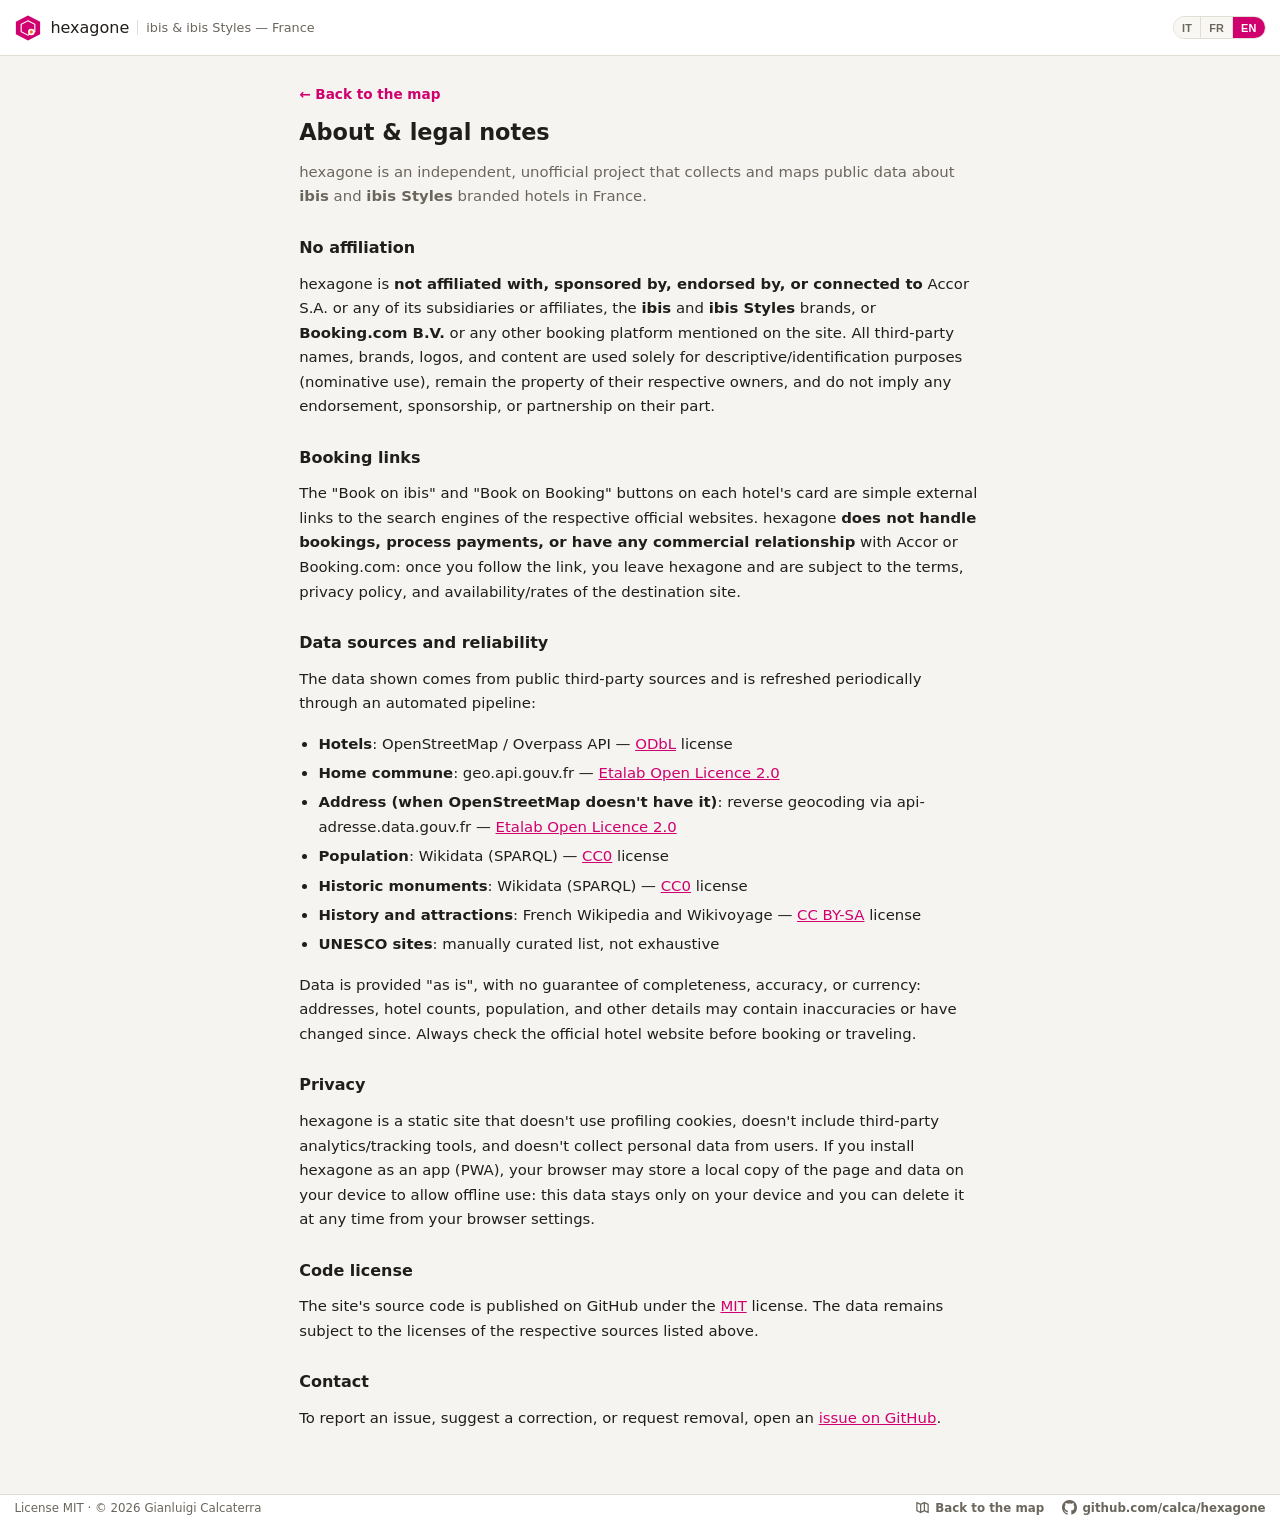
<file: docs/about.html>
<!doctype html>
<html lang="it">
<head>
<meta charset="utf-8">
<title data-i18n="pageTitle">Info &amp; note legali — hexagone</title>
<meta name="viewport" content="width=device-width, initial-scale=1">
<meta name="description" content="Informazioni su hexagone, fonti dei dati e note legali: nessuna affiliazione con Accor, ibis o Booking.com.">
<meta name="theme-color" content="#d0006f" media="(prefers-color-scheme: light)">
<meta name="theme-color" content="#16151a" media="(prefers-color-scheme: dark)">

<link rel="canonical" href="https://calca.github.io/hexagone/about.html">
<meta property="og:type" content="website">
<meta property="og:site_name" content="hexagone">
<meta property="og:locale" content="it_IT">
<meta property="og:title" content="Info &amp; note legali — hexagone">
<meta property="og:description" content="Informazioni su hexagone, fonti dei dati e note legali: nessuna affiliazione con Accor, ibis o Booking.com.">
<meta property="og:url" content="https://calca.github.io/hexagone/about.html">
<meta property="og:image" content="https://calca.github.io/hexagone/icons/icon-512.png">
<meta name="twitter:card" content="summary_large_image">
<meta name="twitter:title" content="Info &amp; note legali — hexagone">
<meta name="twitter:description" content="Informazioni su hexagone, fonti dei dati e note legali: nessuna affiliazione con Accor, ibis o Booking.com.">
<meta name="twitter:image" content="https://calca.github.io/hexagone/icons/icon-512.png">

<link rel="manifest" href="manifest.webmanifest" id="manifest-link">
<link rel="icon" href="icons/favicon.svg" type="image/svg+xml">
<link rel="alternate icon" href="icons/favicon.ico">
<link rel="icon" sizes="32x32" href="icons/favicon-32.png">
<link rel="icon" sizes="16x16" href="icons/favicon-16.png">
<link rel="apple-touch-icon" href="icons/apple-touch-icon.png">
<meta name="apple-mobile-web-app-capable" content="yes">
<meta name="apple-mobile-web-app-title" content="hexagone">

<link rel="stylesheet" href="style.css">
</head>
<body class="page">
<header class="topbar">
  <a href="index.html" class="brand" style="text-decoration:none">
    <img src="icons/favicon.svg" alt="" width="28" height="28" class="brand-mark">
    <span class="brand-name">hexagone</span>
    <span class="fr" data-i18n="tagline">ibis &amp; ibis Styles — Francia</span>
  </a>
  <div class="topbar-right">
    <div class="lang-switch" id="lang-switch" role="group" data-i18n-aria-label="langAria" aria-label="Lingua">
      <button type="button" data-lang="it" aria-pressed="true">IT</button>
      <button type="button" data-lang="fr" aria-pressed="false">FR</button>
      <button type="button" data-lang="en" aria-pressed="false">EN</button>
    </div>
  </div>
</header>

<main class="page-wrap">
  <p class="back-link"><a href="index.html" data-i18n="backToMap">&larr; Torna alla mappa</a></p>

  <h1 data-i18n="pageH1">Info &amp; note legali</h1>
  <p class="lead" data-i18n-html="lead">hexagone e' un progetto indipendente e non ufficiale che
  raccoglie e visualizza su una mappa dati pubblici sugli hotel dei marchi
  <strong>ibis</strong> e <strong>ibis Styles</strong> in Francia.</p>

  <h2 data-i18n="h2NoAffiliation">Nessuna affiliazione</h2>
  <p data-i18n-html="pNoAffiliation">hexagone <strong>non e' in alcun modo affiliato, sponsorizzato,
  autorizzato o collegato</strong> ad Accor S.A. o a nessuna delle sue
  controllate o affiliate, ai marchi <strong>ibis</strong> e
  <strong>ibis Styles</strong>, ne' a <strong>Booking.com B.V.</strong> o ad
  altre piattaforme di prenotazione citate nel sito. Tutti i nomi, i marchi,
  i loghi e i contenuti di proprieta' di terzi sono utilizzati esclusivamente
  a scopo descrittivo/identificativo (uso nominativo), rimangono di proprieta'
  dei rispettivi titolari e non implicano alcuna approvazione, sponsorizzazione
  o partnership da parte loro.</p>

  <h2 data-i18n="h2BookingLinks">Link di prenotazione</h2>
  <p data-i18n-html="pBookingLinks">I pulsanti "Prenota su ibis" e "Prenota su Booking" nella scheda di ogni
  hotel sono semplici link esterni che rimandano ai motori di ricerca dei
  rispettivi siti ufficiali. hexagone <strong>non gestisce prenotazioni, non
  tratta pagamenti e non ha alcun rapporto commerciale</strong> con Accor o
  Booking.com: una volta seguito il link, l'utente lascia hexagone ed e'
  soggetto ai termini, alla privacy policy e alla disponibilita'/tariffe del
  sito di destinazione.</p>

  <h2 data-i18n="h2DataSources">Fonti e affidabilita' dei dati</h2>
  <p data-i18n="pDataSourcesIntro">I dati mostrati provengono da fonti pubbliche di terze parti e vengono
  aggiornati periodicamente tramite una pipeline automatica:</p>
  <ul>
    <li data-i18n-html="liHotels"><strong>Hotel</strong>: OpenStreetMap / Overpass API — licenza
      <a href="https://www.openstreetmap.org/copyright" target="_blank" rel="noopener">ODbL</a></li>
    <li data-i18n-html="liCity"><strong>Comune di appartenenza</strong>: geo.api.gouv.fr — licenza
      <a href="https://www.etalab.gouv.fr/licence-ouverte-open-licence/" target="_blank" rel="noopener">Etalab Open Licence 2.0</a></li>
    <li data-i18n-html="liAddress"><strong>Indirizzo (quando OpenStreetMap non lo ha)</strong>: reverse geocoding via api-adresse.data.gouv.fr — licenza
      <a href="https://www.etalab.gouv.fr/licence-ouverte-open-licence/" target="_blank" rel="noopener">Etalab Open Licence 2.0</a></li>
    <li data-i18n-html="liPopulation"><strong>Popolazione</strong>: Wikidata (SPARQL) — licenza
      <a href="https://www.wikidata.org/wiki/Wikidata:Licensing" target="_blank" rel="noopener">CC0</a></li>
    <li data-i18n-html="liMonuments"><strong>Monumenti storici</strong>: Wikidata (SPARQL) — licenza
      <a href="https://www.wikidata.org/wiki/Wikidata:Licensing" target="_blank" rel="noopener">CC0</a></li>
    <li data-i18n-html="liHistory"><strong>Storia e attrazioni</strong>: Wikipedia e Wikivoyage in francese — licenza
      <a href="https://creativecommons.org/licenses/by-sa/4.0/" target="_blank" rel="noopener">CC BY-SA</a></li>
    <li data-i18n-html="liUnesco"><strong>Siti UNESCO</strong>: lista curata manualmente, non esaustiva</li>
  </ul>
  <p data-i18n="pDataDisclaimer">I dati sono forniti "cosi' come sono", senza alcuna garanzia di
  completezza, accuratezza o aggiornamento: indirizzi, numero di hotel,
  popolazione e altre informazioni possono contenere imprecisioni o essere
  nel frattempo cambiati. Verifica sempre le informazioni sul sito ufficiale
  dell'hotel prima di un acquisto o di uno spostamento.</p>

  <h2 data-i18n="h2Privacy">Privacy</h2>
  <p data-i18n="pPrivacy">hexagone e' un sito statico che non usa cookie di profilazione, non
  include strumenti di analisi/tracciamento di terze parti e non raccoglie
  dati personali degli utenti. Se installi hexagone come app (PWA), il
  browser puo' salvare in locale sul tuo dispositivo una copia della pagina
  e dei dati per consentirne l'uso anche offline: questi dati restano solo
  sul tuo dispositivo e puoi eliminarli in qualsiasi momento dalle
  impostazioni del browser.</p>

  <h2 data-i18n="h2CodeLicense">Licenza del codice</h2>
  <p data-i18n-html="pCodeLicense">Il codice sorgente del sito e' pubblicato su GitHub con licenza
  <a href="https://github.com/calca/hexagone/blob/main/LICENSE" target="_blank" rel="noopener">MIT</a>.
  I dati restano invece soggetti alle licenze delle rispettive fonti elencate
  sopra.</p>

  <h2 data-i18n="h2Contacts">Contatti</h2>
  <p data-i18n-html="pContacts">Per segnalazioni, correzioni o richieste di rimozione, apri una
  <a href="https://github.com/calca/hexagone/issues" target="_blank" rel="noopener">issue su GitHub</a>.</p>
</main>

<footer class="footer">
  <span class="footer-legal"><span data-i18n="licenseWord">Licenza</span> <a href="https://github.com/calca/hexagone/blob/main/LICENSE" target="_blank" rel="noopener">MIT</a> · &copy; 2026 <a href="https://github.com/calca" target="_blank" rel="noopener">Gianluigi Calcaterra</a></span>
  <nav class="footer-links" data-i18n-aria-label="ariaUsefulLinks" aria-label="Link utili">
    <a href="index.html" class="footer-link footer-about">
      <svg viewBox="0 0 24 24" width="15" height="15" fill="none" stroke="currentColor" stroke-width="2" stroke-linecap="round" stroke-linejoin="round" aria-hidden="true"><path d="M9 20l-6-3V4l6 3 6-3 6 3v13l-6-3-6 3zM9 7v13M15 4v13"/></svg>
      <span data-i18n="backToMapShort">Torna alla mappa</span>
    </a>
    <a href="https://github.com/calca/hexagone" target="_blank" rel="noopener" class="footer-link footer-repo">
      <svg viewBox="0 0 16 16" width="15" height="15" fill="currentColor" aria-hidden="true"><path d="M8 0C3.58 0 0 3.58 0 8c0 3.54 2.29 6.53 5.47 7.59.4.07.55-.17.55-.38 0-.19-.01-.82-.01-1.49-2.01.37-2.53-.49-2.69-.94-.09-.23-.48-.94-.82-1.13-.28-.15-.68-.52-.01-.53.63-.01 1.08.58 1.23.82.72 1.21 1.87.87 2.33.66.07-.52.28-.87.51-1.07-1.78-.2-3.64-.89-3.64-3.95 0-.87.31-1.59.82-2.15-.08-.2-.36-1.02.08-2.12 0 0 .67-.21 2.2.82.64-.18 1.32-.27 2-.27.68 0 1.36.09 2 .27 1.53-1.04 2.2-.82 2.2-.82.44 1.1.16 1.92.08 2.12.51.56.82 1.27.82 2.15 0 3.07-1.87 3.75-3.65 3.95.29.25.54.73.54 1.48 0 1.07-.01 1.93-.01 2.2 0 .21.15.46.55.38A8.01 8.01 0 0016 8c0-4.42-3.58-8-8-8z"/></svg>
      <span class="footer-repo-text">github.com/calca/hexagone</span>
    </a>
  </nav>
</footer>
<script src="about.js"></script>
</body>
</html>
</file>
<file: docs/style.css>
:root {
  --bg: #f5f4f0;
  --panel: #ffffff;
  --panel-alt: #f8f7f4;
  --border: #e3ded3;
  --text: #201e1a;
  --text-muted: #6b665c;
  --accent: #d0006f; /* rosso Accor/ibis */
  --accent-rgb: 208, 0, 111;
  --accent-styles: #ff6a13; /* arancio ibis Styles */
  --shadow: 0 2px 10px rgba(0, 0, 0, .08);
  --shadow-lg: 0 12px 32px rgba(0, 0, 0, .18);
  --radius: 12px;
  --radius-sm: 8px;
  color-scheme: light;
}

@media (prefers-color-scheme: dark) {
  :root {
    --bg: #16151a;
    --panel: #1e1d23;
    --panel-alt: #26242b;
    --border: #35333c;
    --text: #f1efe9;
    --text-muted: #a29e97;
    --shadow: 0 2px 10px rgba(0, 0, 0, .35);
    --shadow-lg: 0 12px 32px rgba(0, 0, 0, .5);
    color-scheme: dark;
  }
}

* { box-sizing: border-box; }

html, body {
  height: 100%;
  margin: 0;
  font-family: system-ui, "Segoe UI", Roboto, Helvetica, Arial, sans-serif;
  color: var(--text);
  background: var(--bg);
  -webkit-tap-highlight-color: transparent;
}

/* Colonna flex invece di calcolare a mano l'altezza di layout/footer da
   sottrarre a 100vh: quel calcolo dipendeva da variabili CSS che potevano
   disallinearsi dall'altezza reale renderizzata di topbar/tabs/footer
   (metriche del font, safe-area-inset, min-height che cresce col contenuto),
   causando il taglio del footer fuori viewport su alcuni browser (Chrome). */
body {
  overflow: hidden;
  display: flex;
  flex-direction: column;
}

a { color: var(--accent); }

::selection { background: rgba(var(--accent-rgb), .25); }

:focus-visible {
  outline: 2px solid var(--accent);
  outline-offset: 2px;
}

/* ---------- Topbar ---------- */

.topbar {
  display: flex;
  align-items: center;
  justify-content: space-between;
  gap: .75rem;
  padding: .55rem .9rem;
  padding-top: calc(.55rem + env(safe-area-inset-top));
  padding-left: calc(.9rem + env(safe-area-inset-left));
  padding-right: calc(.9rem + env(safe-area-inset-right));
  background: var(--panel);
  border-bottom: 1px solid var(--border);
  min-height: 56px;
  flex-shrink: 0;
  position: relative;
  z-index: 20;
}

.topbar h1 {
  font-size: 1.05rem;
  margin: 0;
  font-weight: 700;
  white-space: nowrap;
  overflow: hidden;
  text-overflow: ellipsis;
}
.topbar h1 span { color: var(--accent); }
.topbar h1 .fr { color: var(--text-muted); font-weight: 400; }

.brand {
  display: flex;
  align-items: center;
  gap: .5rem;
}
.brand-mark { flex-shrink: 0; display: block; }
.brand-name { color: var(--text); }
.brand .fr {
  font-size: .8rem;
  font-weight: 400;
  color: var(--text-muted);
  padding-left: .5rem;
  border-left: 1px solid var(--border);
}

.topbar-right {
  display: flex;
  align-items: center;
  gap: .7rem;
  flex-shrink: 0;
}

.stats {
  font-size: .78rem;
  color: var(--text-muted);
  text-align: right;
  white-space: nowrap;
  flex-shrink: 0;
}
.stats .warn { color: var(--accent-styles); font-weight: 600; }

.lang-switch {
  display: flex;
  border: 1px solid var(--border);
  border-radius: 999px;
  overflow: hidden;
  flex-shrink: 0;
}
.lang-switch button {
  border: none;
  background: var(--panel-alt);
  color: var(--text-muted);
  font-size: .68rem;
  font-weight: 700;
  padding: .3rem .5rem;
  cursor: pointer;
  letter-spacing: .02em;
}
.lang-switch button + button { border-left: 1px solid var(--border); }
.lang-switch button[aria-pressed="true"] { background: var(--accent); color: #fff; }

/* ---------- Mobile view tabs ---------- */

.view-tabs {
  display: none;
  flex-shrink: 0;
  gap: .4rem;
  padding: .5rem .7rem;
  background: var(--panel);
  border-bottom: 1px solid var(--border);
  position: relative;
  z-index: 19;
}

.view-tabs button {
  flex: 1;
  border: 1px solid var(--border);
  background: var(--panel-alt);
  color: var(--text-muted);
  font-size: .85rem;
  font-weight: 600;
  padding: .55rem .6rem;
  border-radius: 999px;
  cursor: pointer;
  display: flex;
  align-items: center;
  justify-content: center;
  gap: .35rem;
  transition: background .15s, color .15s, border-color .15s;
}

.view-tabs button svg { width: 16px; height: 16px; flex-shrink: 0; }

.view-tabs button.active {
  background: var(--accent);
  border-color: var(--accent);
  color: #fff;
}

/* ---------- Layout ---------- */

.layout {
  display: grid;
  grid-template-columns: 340px 1fr;
  flex: 1 1 auto;
  min-height: 0;
  position: relative;
}

/* ---------- Footer ---------- */

.footer {
  flex-shrink: 0;
  padding: .35rem .9rem;
  padding-bottom: calc(.35rem + env(safe-area-inset-bottom));
  padding-left: calc(.9rem + env(safe-area-inset-left));
  padding-right: calc(.9rem + env(safe-area-inset-right));
  display: flex;
  align-items: center;
  justify-content: space-between;
  gap: .8rem;
  background: var(--panel);
  border-top: 1px solid var(--border);
  font-size: .74rem;
  color: var(--text-muted);
  white-space: nowrap;
  overflow: hidden;
  position: relative;
  z-index: 20;
}

.footer a { color: var(--text-muted); text-decoration: none; }
.footer a:hover { color: var(--accent); text-decoration: underline; }

.footer-legal {
  overflow: hidden;
  text-overflow: ellipsis;
  min-width: 0;
}

.footer-links {
  display: flex;
  align-items: center;
  gap: 1.1rem;
  flex-shrink: 0;
}

.footer-link {
  display: inline-flex;
  align-items: center;
  gap: .35rem;
  font-weight: 600;
}
.footer-link svg { flex-shrink: 0; }

.footer-link.footer-btn {
  background: none;
  border: none;
  font: inherit;
  color: var(--text-muted);
  padding: 0;
  cursor: pointer;
}
.footer-link.footer-btn:hover { color: var(--accent); text-decoration: underline; }

.sidebar {
  border-right: 1px solid var(--border);
  background: var(--panel);
  display: flex;
  flex-direction: column;
  overflow: hidden;
}

.controls {
  padding: .8rem .8rem .6rem;
  border-bottom: 1px solid var(--border);
  display: flex;
  flex-direction: column;
  gap: .55rem;
}

.filters-toggle {
  display: flex;
  align-items: center;
  justify-content: space-between;
  cursor: pointer;
  list-style: none;
  padding: .2rem 0;
  font-size: .8rem;
  font-weight: 600;
  color: var(--text-muted);
  user-select: none;
}
.filters-toggle::-webkit-details-marker { display: none; }
.filters-toggle:hover { color: var(--text); }

.filters-chevron { width: 16px; height: 16px; flex-shrink: 0; transition: transform .15s; }
.filters[open] .filters-chevron { transform: rotate(180deg); }

.filters-badge {
  display: inline-block;
  min-width: 16px;
  padding: 0 .35rem;
  border-radius: 999px;
  background: var(--accent);
  color: #fff;
  font-size: .68rem;
  font-weight: 700;
  line-height: 16px;
  text-align: center;
}
.filters-badge[hidden] { display: none; }

.filters-body {
  display: flex;
  flex-direction: column;
  gap: .55rem;
  padding-top: .6rem;
}

.search-field {
  position: relative;
  display: flex;
  align-items: center;
}
.search-field svg {
  position: absolute;
  left: .65rem;
  width: 16px;
  height: 16px;
  color: var(--text-muted);
  pointer-events: none;
}

.controls input:not([type="range"]), .controls select {
  width: 100%;
  padding: .55rem .7rem;
  border: 1px solid var(--border);
  border-radius: var(--radius-sm);
  font-size: .9rem;
  background: var(--panel-alt);
  color: var(--text);
  font-family: inherit;
}
.controls input:not([type="range"]):focus, .controls select:focus { border-color: var(--accent); }

/* #search invece di .search-field input: la specificita' di
   ".controls input:not([type=range])" (classe + tipo + attributo dentro
   :not) batteva quella di ".search-field input" (classe + tipo) e la sua
   "padding: .55rem .7rem" vinceva su "padding-left: 2.1rem", lasciando il
   testo digitato sotto l'icona della lente. */
#search { padding-left: 2.1rem; }

.control-row {
  display: flex;
  align-items: center;
  justify-content: space-between;
  gap: .5rem;
}
/* min-width fissa sulle etichette: senza, ogni riga (Ordina per/Dipartimento/
   UNESCO) lascia allo <select> uno spazio "flex: 1" diverso a seconda della
   lunghezza del proprio testo, risultando in dropdown di larghezze diverse. */
.control-row label { font-size: .76rem; color: var(--text-muted); white-space: nowrap; min-width: 5.2rem; flex-shrink: 0; }
/* min-width: 0 permette allo <select> di restringersi sotto la larghezza
   della sua opzione piu' lunga (es. i nomi dei dipartimenti): senza,
   flex:1 non basta a garantire la stessa larghezza tra le varie select. */
.control-row select, .control-row input { width: auto; flex: 1; min-width: 0; }

.control-block { display: flex; flex-direction: column; }

.maxpop-value {
  font-size: .78rem;
  font-weight: 700;
  color: var(--accent);
  white-space: nowrap;
}

.maxpop-slider {
  position: relative;
  height: 28px;
  display: flex;
  align-items: center;
  margin-top: .15rem;
}

.maxpop-track, .maxpop-fill {
  position: absolute;
  left: 0;
  height: 5px;
  border-radius: 999px;
  pointer-events: none;
}
.maxpop-track { right: 0; background: var(--border); }
.maxpop-fill { width: 0%; background: var(--accent); transition: width .12s; }

.maxpop-dots {
  position: absolute;
  left: 0;
  right: 0;
  display: flex;
  justify-content: space-between;
  pointer-events: none;
}
.maxpop-dots span {
  width: 5px;
  height: 5px;
  border-radius: 50%;
  background: var(--panel);
  border: 1px solid var(--border);
}

.maxpop-slider input[type="range"] {
  position: relative;
  z-index: 2;
  width: 100%;
  height: 28px;
  margin: 0;
  padding: 0;
  background: transparent;
  -webkit-appearance: none;
  appearance: none;
  cursor: pointer;
  outline: none;
}
.maxpop-slider input[type="range"]::-webkit-slider-runnable-track {
  -webkit-appearance: none;
  height: 5px;
  background: transparent;
}
.maxpop-slider input[type="range"]::-moz-range-track {
  height: 5px;
  background: transparent;
  border: none;
}
.maxpop-slider input[type="range"]::-webkit-slider-thumb {
  -webkit-appearance: none;
  width: 16px;
  height: 16px;
  margin-top: -5.5px;
  border-radius: 50%;
  background: var(--accent);
  border: 2px solid var(--panel);
  box-shadow: 0 1px 4px rgba(0, 0, 0, .3);
  cursor: pointer;
}
.maxpop-slider input[type="range"]::-moz-range-thumb {
  width: 16px;
  height: 16px;
  border-radius: 50%;
  background: var(--accent);
  border: 2px solid var(--panel);
  box-shadow: 0 1px 4px rgba(0, 0, 0, .3);
  cursor: pointer;
}
.maxpop-slider input[type="range"]:focus-visible::-webkit-slider-thumb {
  outline: 2px solid var(--accent);
  outline-offset: 2px;
}
.maxpop-slider input[type="range"]:focus-visible::-moz-range-thumb {
  outline: 2px solid var(--accent);
  outline-offset: 2px;
}

.maxpop-ticks {
  display: flex;
  justify-content: space-between;
  font-size: .66rem;
  color: var(--text-muted);
  margin-top: -.1rem;
}

.list-meta {
  padding: .55rem .9rem;
  font-size: .75rem;
  color: var(--text-muted);
  border-bottom: 1px solid var(--border);
  background: var(--panel-alt);
}

.city-list {
  list-style: none;
  margin: 0;
  padding: .4rem;
  overflow-y: auto;
  flex: 1;
  -webkit-overflow-scrolling: touch;
}

.city-list li {
  padding: .65rem .75rem;
  margin-bottom: .3rem;
  border-radius: var(--radius-sm);
  cursor: pointer;
  display: flex;
  justify-content: space-between;
  gap: .6rem;
  align-items: center;
  min-height: 44px;
  transition: background .12s;
}
.city-list li:hover { background: var(--panel-alt); }
.city-list li.active { background: rgba(var(--accent-rgb), .12); }
.city-list li.active .city-name { color: var(--accent); }

.city-name { font-weight: 600; font-size: .92rem; }
.city-meta { font-size: .74rem; color: var(--text-muted); text-align: right; white-space: nowrap; }

.empty-state {
  padding: 2rem 1.2rem;
  text-align: center;
  color: var(--text-muted);
  font-size: .88rem;
}

/* ---------- Map ---------- */

.map-pane { position: relative; height: 100%; width: 100%; }
#map { width: 100%; height: 100%; background: var(--panel-alt); }

.locate-btn {
  display: flex;
  align-items: center;
  justify-content: center;
  color: #333;
}
.locate-btn.locating { color: var(--accent); animation: locate-pulse 1s infinite; }
@keyframes locate-pulse {
  50% { opacity: .35; }
}

.leaflet-popup-content-wrapper { background: var(--panel); color: var(--text); }
.leaflet-popup-tip { background: var(--panel); }
.leaflet-popup-content { font-size: .85rem; }
.leaflet-popup-content button {
  margin-top: .4rem;
  background: var(--accent);
  color: #fff;
  border: none;
  border-radius: 999px;
  padding: .35rem .75rem;
  font-size: .8rem;
  font-weight: 600;
  cursor: pointer;
}

/* ---------- Detail panel ---------- */

.detail-backdrop {
  position: fixed;
  inset: 0;
  background: rgba(0, 0, 0, .4);
  z-index: 400;
  display: none;
}

.detail {
  position: absolute;
  top: 12px;
  right: 12px;
  width: min(400px, 92vw);
  max-height: calc(100% - 24px);
  overflow-y: auto;
  background: var(--panel);
  border-radius: var(--radius);
  box-shadow: var(--shadow-lg);
  padding: 1.1rem 1.2rem 1.4rem;
  z-index: 500;
  -webkit-overflow-scrolling: touch;
}

.detail-close {
  position: absolute;
  top: .5rem;
  right: .6rem;
  width: 32px;
  height: 32px;
  border: none;
  background: var(--panel-alt);
  border-radius: 50%;
  font-size: 1.3rem;
  line-height: 1;
  cursor: pointer;
  color: var(--text-muted);
  display: flex;
  align-items: center;
  justify-content: center;
}

.detail h2 { margin: 0 1.6rem .1rem 0; font-size: 1.25rem; }
.detail .subtitle { color: var(--text-muted); font-size: .85rem; margin-bottom: .8rem; }

.detail-section { margin-top: 1rem; }
.detail-section h3 { font-size: .76rem; text-transform: uppercase; letter-spacing: .04em; color: var(--text-muted); margin: 0 0 .45rem; }
.detail-section p { margin: 0; font-size: .92rem; line-height: 1.55; }

.gallery-section .gallery-header {
  display: flex;
  align-items: baseline;
  justify-content: space-between;
  gap: .6rem;
  margin-bottom: .45rem;
}
.gallery-section .gallery-header h3 { margin: 0; }
.gallery-google-link {
  font-size: .78rem;
  font-weight: 600;
  white-space: nowrap;
  text-decoration: none;
}
.gallery-google-link:hover { text-decoration: underline; }

.gallery {
  display: grid;
  grid-template-columns: repeat(auto-fill, minmax(72px, 1fr));
  gap: .4rem;
}
.gallery-item {
  display: block;
  aspect-ratio: 1;
  border-radius: var(--radius-sm);
  overflow: hidden;
  background: var(--panel-alt);
  border: 1px solid var(--border);
}
.gallery-item img { width: 100%; height: 100%; object-fit: cover; display: block; transition: transform .15s; }
.gallery-item:hover img { transform: scale(1.08); }

.gallery-loading, .gallery-empty { grid-column: 1 / -1; margin: 0; font-size: .82rem; color: var(--text-muted); }

.gallery-credit { margin: .5rem 0 0; font-size: .68rem; color: var(--text-muted); }
.gallery-credit a { color: inherit; text-decoration: underline; }

.attractions { list-style: none; margin: 0; padding: 0; display: flex; flex-wrap: wrap; gap: .4rem; }
.attractions li {
  background: var(--panel-alt);
  border: 1px solid var(--border);
  border-radius: 20px;
  padding: .3rem .75rem;
  font-size: .82rem;
}

.hotel-card {
  border: 1px solid var(--border);
  border-radius: var(--radius-sm);
  padding: .65rem .75rem;
  margin-bottom: .5rem;
  background: var(--panel-alt);
}
.hotel-card .name { font-weight: 600; font-size: .92rem; }
.hotel-card .address { font-size: .82rem; color: var(--text-muted); margin-top: .2rem; }
.hotel-card .links { margin-top: .35rem; font-size: .78rem; display: flex; gap: .9rem; flex-wrap: wrap; }
.hotel-card .links a { font-weight: 600; text-decoration: none; }
.hotel-card .links a:hover { text-decoration: underline; }

.hotel-card .book-links { margin-top: .5rem; gap: .5rem; }
.book-link {
  display: inline-flex;
  align-items: center;
  font-size: .76rem !important;
  font-weight: 600;
  padding: .32rem .65rem;
  border-radius: 999px;
  border: 1px solid var(--accent);
  color: var(--accent) !important;
  text-decoration: none !important;
  transition: background .12s, color .12s;
}
.book-link:hover { background: var(--accent); color: #fff !important; }

.badge {
  display: inline-block;
  font-size: .66rem;
  font-weight: 700;
  padding: .15rem .5rem;
  border-radius: 4px;
  color: #fff;
  margin-left: .4rem;
  vertical-align: middle;
  letter-spacing: .01em;
}
.badge.ibis { background: var(--accent); }
.badge.styles { background: var(--accent-styles); }
.badge.unesco { background: #a67c00; font-size: .62rem; cursor: help; }

.attractions.monuments li { background: transparent; border-style: dashed; }

/* ---------- Welcome modal (intro al primo accesso) ---------- */

.welcome-backdrop {
  position: fixed;
  inset: 0;
  background: rgba(0, 0, 0, .4);
  z-index: 600;
}
.welcome-backdrop[hidden] { display: none; }

.welcome-modal {
  position: fixed;
  top: 50%;
  left: 50%;
  transform: translate(-50%, -50%);
  width: min(420px, 92vw);
  max-height: calc(100% - 24px);
  overflow-y: auto;
  background: var(--panel);
  border-radius: var(--radius);
  box-shadow: var(--shadow-lg);
  padding: 1.6rem 1.4rem 1.3rem;
  z-index: 601;
  text-align: center;
  -webkit-overflow-scrolling: touch;
}

.welcome-icon {
  width: 56px;
  height: 56px;
  margin: 0 auto .9rem;
  border-radius: 50%;
  background: rgba(var(--accent-rgb), .12);
  color: var(--accent);
  display: flex;
  align-items: center;
  justify-content: center;
}
.welcome-icon svg { width: 28px; height: 28px; }

.welcome-title { font-size: 1.12rem; margin: 0 0 .5rem; }
.welcome-text { font-size: .9rem; line-height: 1.55; color: var(--text-muted); margin: 0; }

.welcome-footer { margin-top: 1.4rem; display: flex; flex-direction: column; gap: 1rem; align-items: center; }

.welcome-dots { display: flex; gap: .4rem; }
.welcome-dot { width: 6px; height: 6px; border-radius: 50%; background: var(--border); }
.welcome-dot.active { width: 18px; border-radius: 999px; background: var(--accent); transition: width .15s; }

.welcome-nav { display: flex; gap: .6rem; width: 100%; }
.welcome-btn {
  border-radius: 999px;
  padding: .6rem 1rem;
  font-size: .88rem;
  font-weight: 600;
  cursor: pointer;
  border: 1px solid var(--border);
  background: var(--panel-alt);
  color: var(--text);
  flex: 1;
}
.welcome-btn.ghost:hover { background: var(--border); }
.welcome-btn.ghost[hidden] { display: none; }
.welcome-btn.primary { flex: 2; background: var(--accent); border-color: var(--accent); color: #fff; }
.welcome-btn.primary:hover { opacity: .92; }

/* ---------- Scrollbars (desktop, webkit) ---------- */

.city-list::-webkit-scrollbar, .detail::-webkit-scrollbar { width: 8px; }
.city-list::-webkit-scrollbar-thumb, .detail::-webkit-scrollbar-thumb {
  background: var(--border);
  border-radius: 4px;
}

/* ==================================================
   Tablet: sidebar più stretta, tutto ancora affiancato
   ================================================== */
@media (max-width: 1024px) and (min-width: 861px) {
  .layout { grid-template-columns: 280px 1fr; }
}

/* ==================================================
   Mobile: tab Elenco/Mappa, dettaglio come bottom-sheet
   ================================================== */
@media (max-width: 860px) {
  .topbar h1 { font-size: .95rem; }
  .stats { display: none; }

  .view-tabs { display: flex; }

  .layout { grid-template-columns: 1fr; grid-template-rows: 1fr; }

  .sidebar, .map-pane { display: none; width: 100%; height: 100%; }
  .layout[data-view="list"] .sidebar { display: flex; }
  .layout[data-view="map"] .map-pane { display: block; }

  .city-list li { min-height: 52px; padding: .75rem .8rem; }

  .detail-backdrop { display: block; }
  .detail-backdrop[hidden] { display: none; }

  /* Lo sheet di dettaglio copre fino all'82% dello schermo dal basso: i
     controlli +/- (in alto a sinistra) e l'attribuzione Leaflet/OSM (in
     basso) finiscono a cavallo del suo bordo e, avendo z-index piu' alto
     di quello dello sheet, ci galleggiano sopra in modo fastidioso. Si
     nascondono mentre lo sheet e' aperto, dato che in quel momento resta
     visibile solo una piccola porzione di mappa in alto. */
  .layout:has(#detail:not([hidden])) .leaflet-control-zoom,
  .layout:has(#detail:not([hidden])) .leaflet-control-locate,
  .layout:has(#detail:not([hidden])) .leaflet-control-attribution {
    display: none;
  }

  .detail {
    position: fixed;
    left: 0;
    right: 0;
    top: auto;
    bottom: 0;
    width: 100%;
    max-height: 82vh;
    border-radius: 16px 16px 0 0;
    padding: 1.1rem 1.1rem calc(1.6rem + env(safe-area-inset-bottom));
    box-shadow: var(--shadow-lg);
  }
  .detail::before {
    content: "";
    position: sticky;
    top: -.2rem;
    display: block;
    width: 40px;
    height: 4px;
    margin: -.4rem auto .7rem;
    border-radius: 999px;
    background: var(--border);
  }

  /* Footer più comodo al tocco, sempre con il link alle note legali visibile */
  .footer { min-height: 48px; justify-content: center; gap: 1.5rem; }
  .footer-legal { display: none; }
  .footer-links { gap: 1.5rem; }
  .footer-link {
    font-size: .8rem;
    padding: .5rem .2rem;
    min-height: 44px;
  }
}

@media (max-width: 420px) {
  .topbar h1 .fr { display: none; }
  .footer-links { gap: 1.2rem; }
  .footer-repo-text { display: none; }
  .footer-welcome-text { display: none; }
  .topbar-right { gap: .4rem; }
  .lang-switch button { padding: .3rem .4rem; }
}

/* Rispetta chi ha disabilitato le animazioni */
@media (prefers-reduced-motion: reduce) {
  * { transition: none !important; animation: none !important; }
}

/* ---------- Pagina statica (es. About) ---------- */

body.page {
  height: auto;
  min-height: 100%;
  overflow: auto;
  display: flex;
  flex-direction: column;
}

body.page .topbar a.brand { color: inherit; }

.page-wrap {
  flex: 1;
  width: 100%;
  max-width: 720px;
  margin: 0 auto;
  padding: 1.6rem 1.2rem 3rem;
  padding-left: calc(1.2rem + env(safe-area-inset-left));
  padding-right: calc(1.2rem + env(safe-area-inset-right));
}

.page-wrap h1 {
  font-size: 1.4rem;
  margin: .4rem 0 .6rem;
}

.page-wrap h2 {
  font-size: 1rem;
  margin: 1.8rem 0 .5rem;
  color: var(--text);
}

.page-wrap p, .page-wrap li {
  font-size: .93rem;
  line-height: 1.65;
  color: var(--text);
}

.page-wrap .lead { color: var(--text-muted); }

.page-wrap ul { padding-left: 1.2rem; }
.page-wrap li { margin-bottom: .3rem; }

.back-link { margin: 0 0 .8rem; }
.back-link a { font-size: .85rem; font-weight: 600; text-decoration: none; }
.back-link a:hover { text-decoration: underline; }

body.page .footer { position: static; }
</file>
